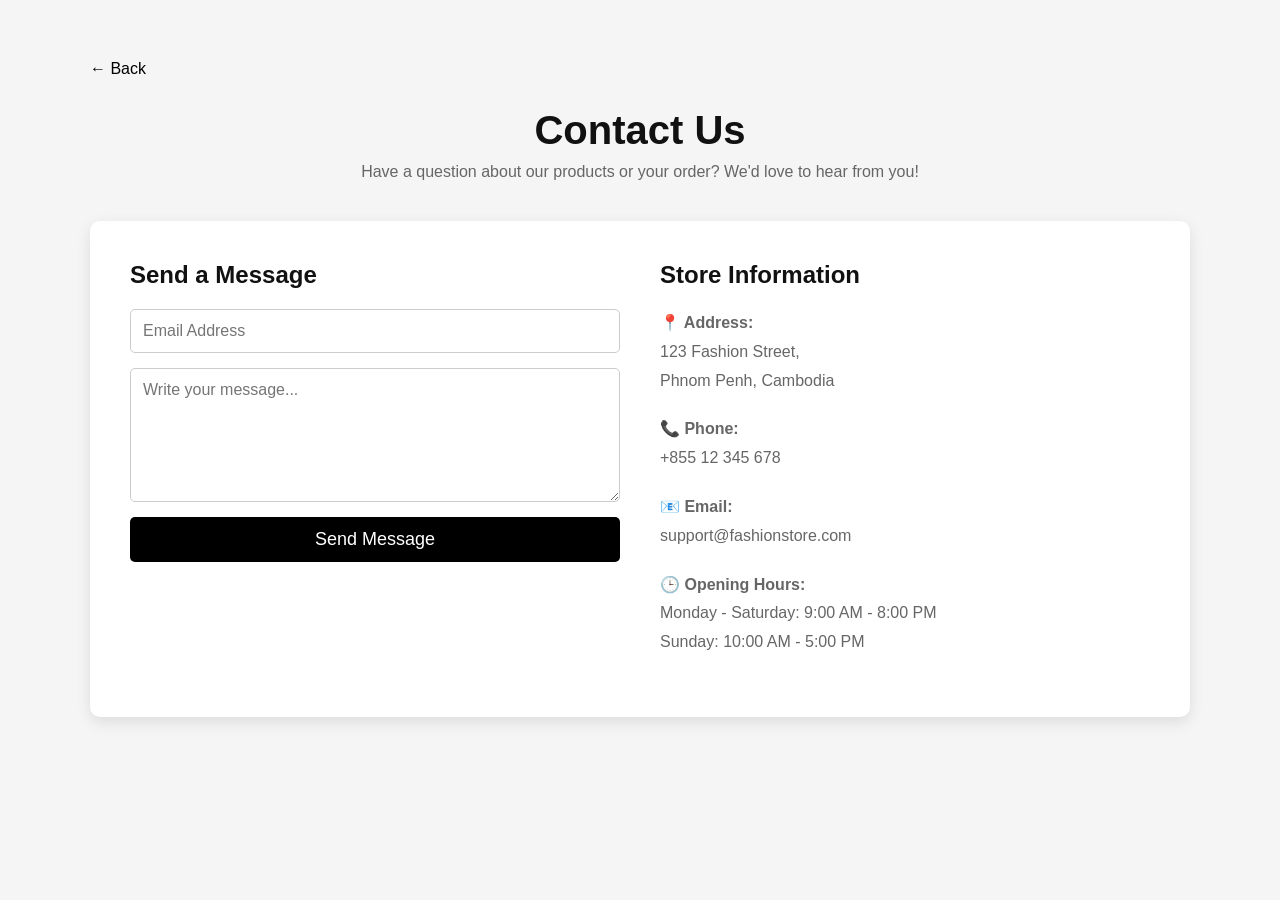
<file: Final/contact.html>
<!DOCTYPE html>
<html lang="en">

<head>
    <meta charset="UTF-8">
    <meta name="viewport" content="width=device-width, initial-scale=1.0">
    <title>Contact Us</title>
    <link rel="stylesheet" href="contect.css">
</head>

<body>
    <section class="contact">

        <div class="container">

            <a href="index.html" class="back-button">← Back</a>

            <h1>Contact Us</h1>

            <p>
                Have a question about our products or your order?
                We'd love to hear from you!
            </p>

            <div class="contact-box">

                <!-- Contact Form -->

                <div class="contact-form">
                    <h2>Send a Message</h2>
                    <form>
                        <input type="email" placeholder="Email Address" required>
                        <textarea rows="6" placeholder="Write your message..." required></textarea>
                        <button type="submit">Send Message</button>
                    </form>
                </div>

                <!-- Contact Information -->
                <div class="contact-info">
                    <h2>Store Information</h2>

                    <p><strong>📍 Address:</strong><br>
                        123 Fashion Street,<br>
                        Phnom Penh, Cambodia</p>

                    <p><strong>📞 Phone:</strong><br>
                        +855 12 345 678</p>

                    <p><strong>📧 Email:</strong><br>
                        support@fashionstore.com</p>

                    <p><strong>🕒 Opening Hours:</strong><br>
                        Monday - Saturday: 9:00 AM - 8:00 PM<br>
                        Sunday: 10:00 AM - 5:00 PM</p>
                </div>
            </div>
        </div>
    </section>
</body>

</html>
</file>
<file: Final/contect.css>
* {
    margin: 0;
    padding: 0;
    box-sizing: border-box;
    font-family: Arial, sans-serif;
}

body {
    background: #f5f5f5;
    color: #111;
}

/* CONTACT SECTION */

.contact {
    padding: 60px 20px;
}

.container {
    max-width: 1100px;
    margin: 0 auto;
}

.contact h1 {
    text-align: center;
    font-size: 40px;
    margin-bottom: 10px;
}

.contact>.container>p {
    text-align: center;
    color: #666;
    margin-bottom: 40px;
}

/* CONTACT BOX */

.contact-box {
    display: flex;
    gap: 40px;
    background: #fff;
    padding: 40px;
    border-radius: 10px;
    box-shadow: 0 5px 15px rgba(0, 0, 0, 0.1);
}

/* CONTACT INFO */

.contact-info {
    flex: 1;
}

.contact-info h2,
.contact-form h2 {
    margin-bottom: 20px;
    color: #111;
}

.contact-info p {
    text-align: left;
    margin-bottom: 20px;
    line-height: 1.8;
    color: #666;
}

/* 
   CONTACT FORM
 */

.contact-form {
    flex: 1;
}

.contact-form input,
.contact-form textarea {
    display: block;
    width: 100%;
    padding: 12px;
    margin-bottom: 15px;
    border: 1px solid #ccc;
    border-radius: 5px;
    font-size: 16px;
    outline: none;
    background: #fff;
    color: #111;
}

/* Remove unwanted blue outline */
.contact-form input:focus,
.contact-form textarea:focus {
    outline: none;
    border-color: #000;
    box-shadow: none;
}

/* BUTTON */

.back-button {
    display: inline-block;
    color: #000;
    background: transparent;
    text-decoration: none;
    font-size: 16px;
    font-weight: 500;
    margin-bottom: 30px;
}

.back-button:hover {
    color: #555;
}

.back-button:visited {
    color: #000;
}

.contact-form button {
    display: block;
    width: 100%;
    padding: 12px;
    border: none;
    outline: none;
    background: #000;
    color: #fff;
    font-size: 18px;
    cursor: pointer;
    border-radius: 5px;
    transition: 0.3s ease;
}

/* Remove blue focus effect */
.contact-form button:focus {
    outline: none;
    box-shadow: none;
}

/* Button hover */
.contact-form button:hover {
    background: #444;
}

/* Button when clicked */
.contact-form button:active {
    background: #222;
    transform: scale(0.99);
}

/* MOBILE */

@media (max-width: 768px) {

    .contact {
        padding: 40px 15px;
    }

    .contact h1 {
        font-size: 32px;
    }

    .contact-box {
        flex-direction: column;
        padding: 25px;
        gap: 30px;
    }
}
</file>
